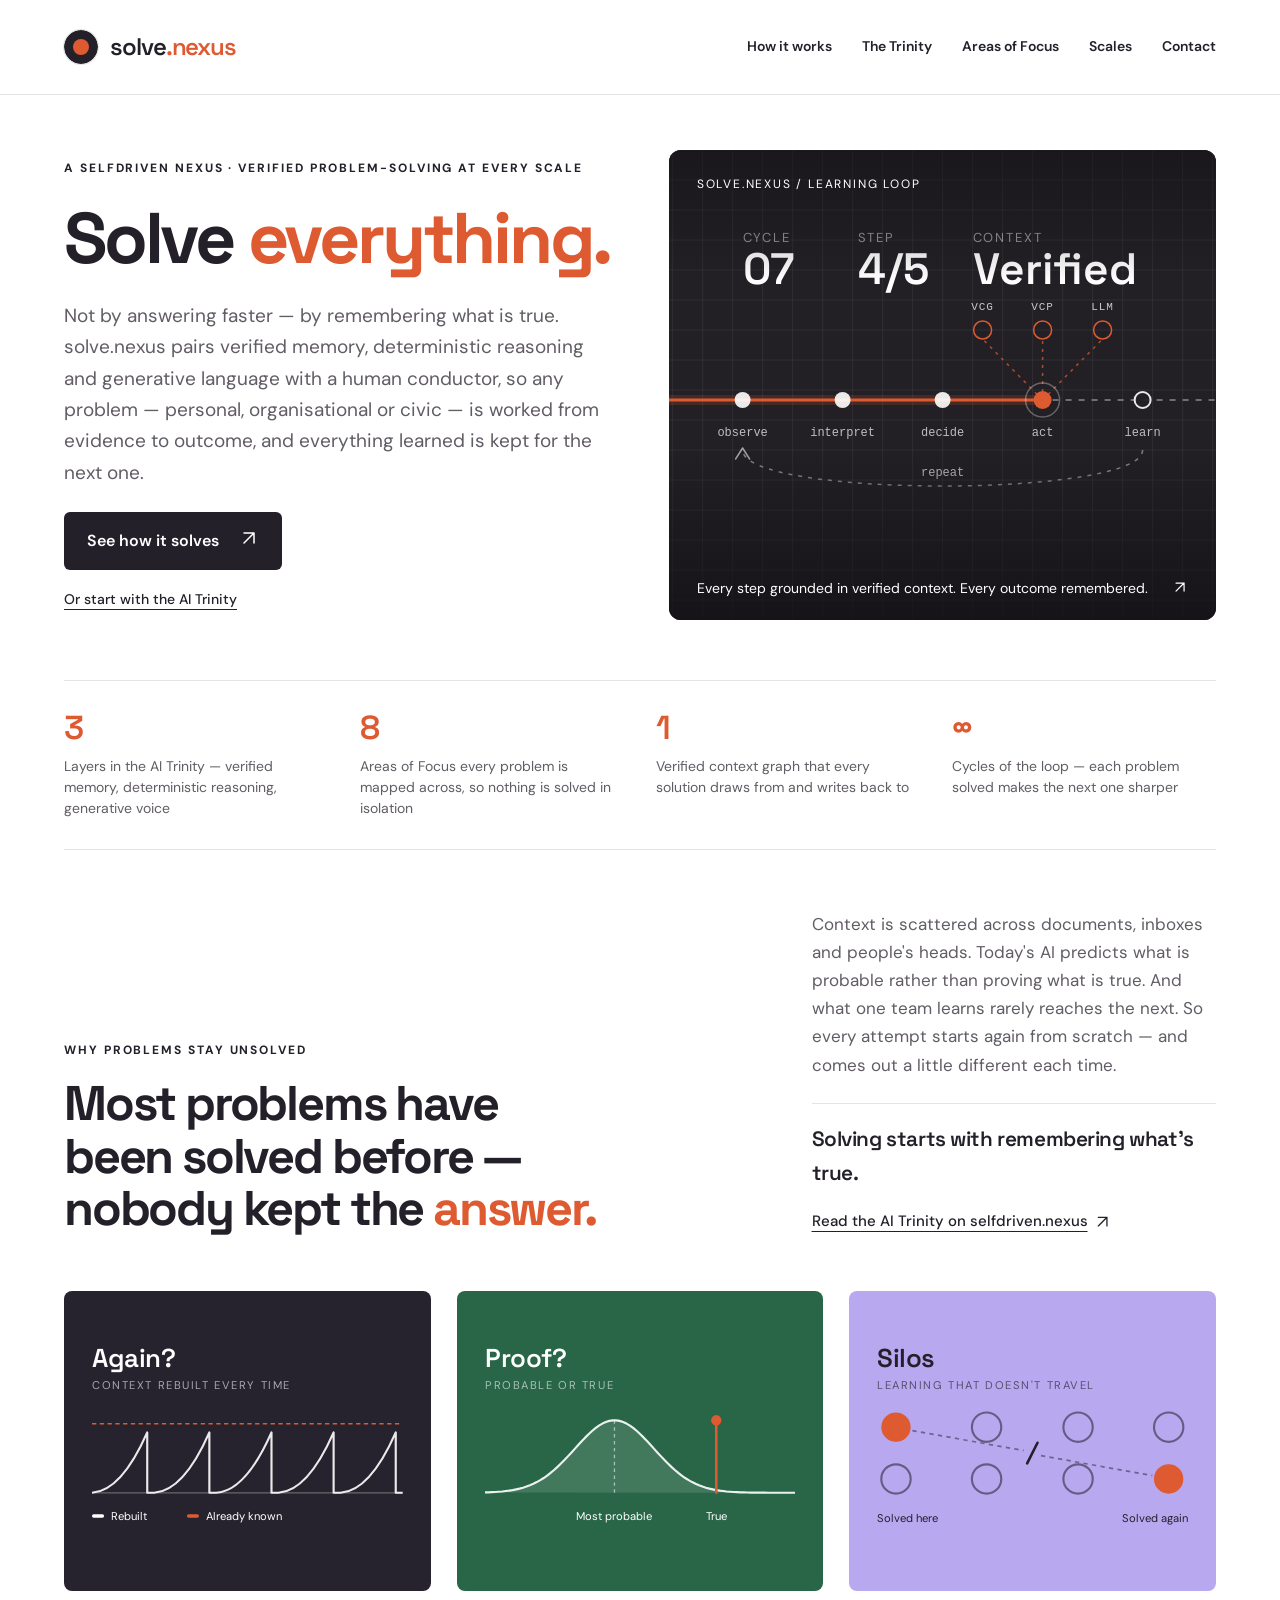
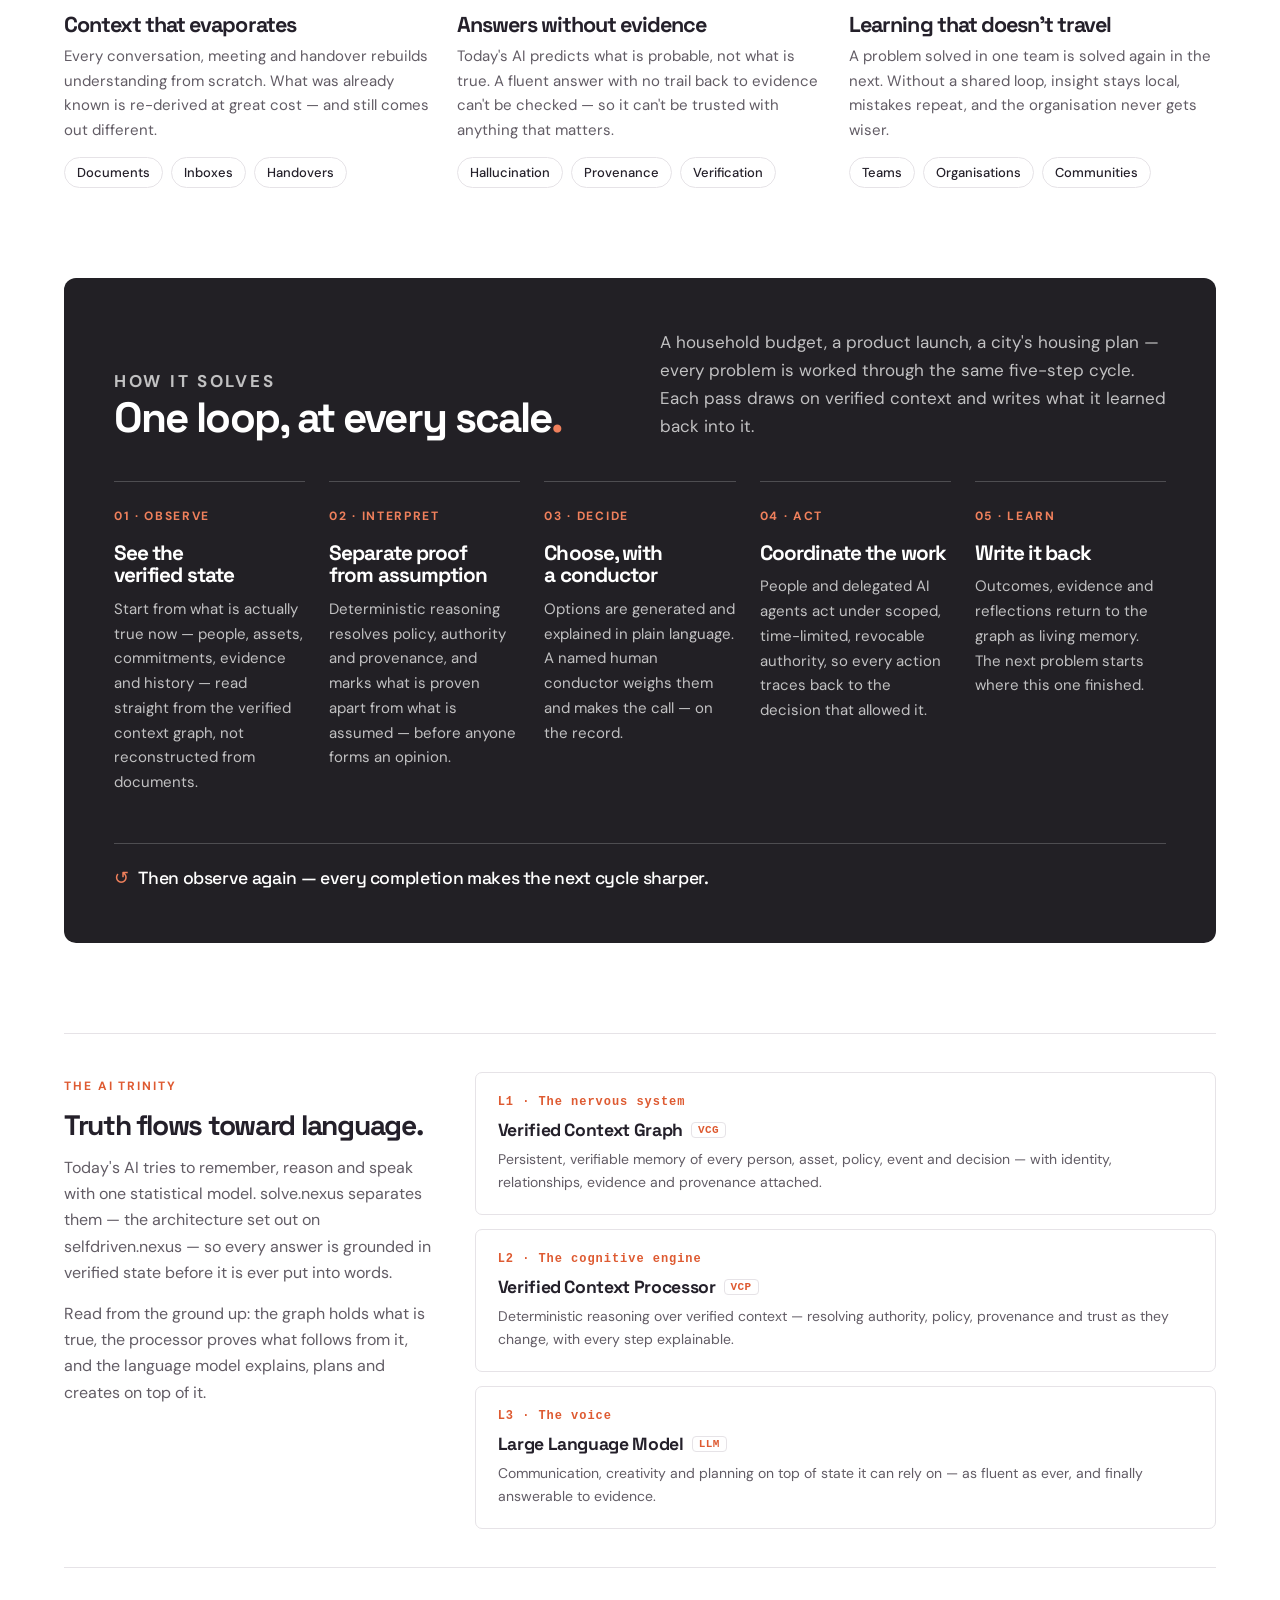
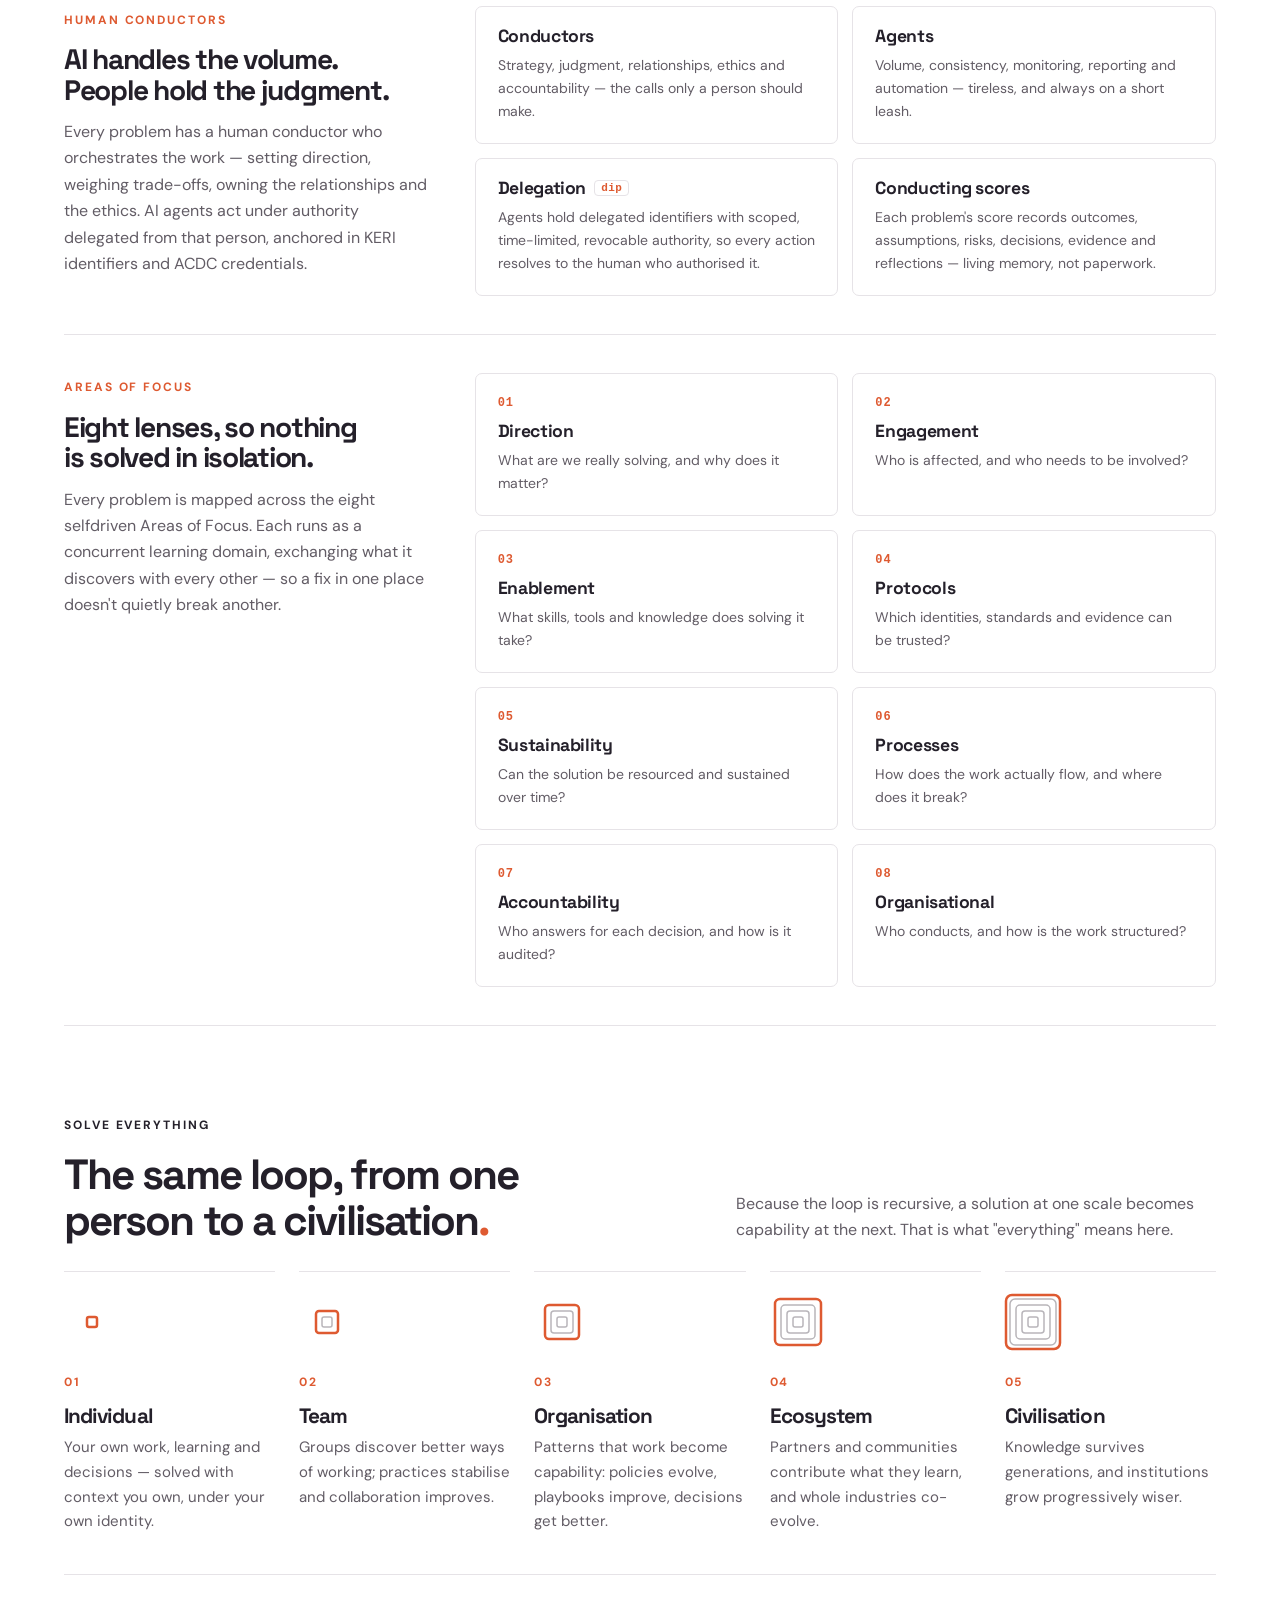
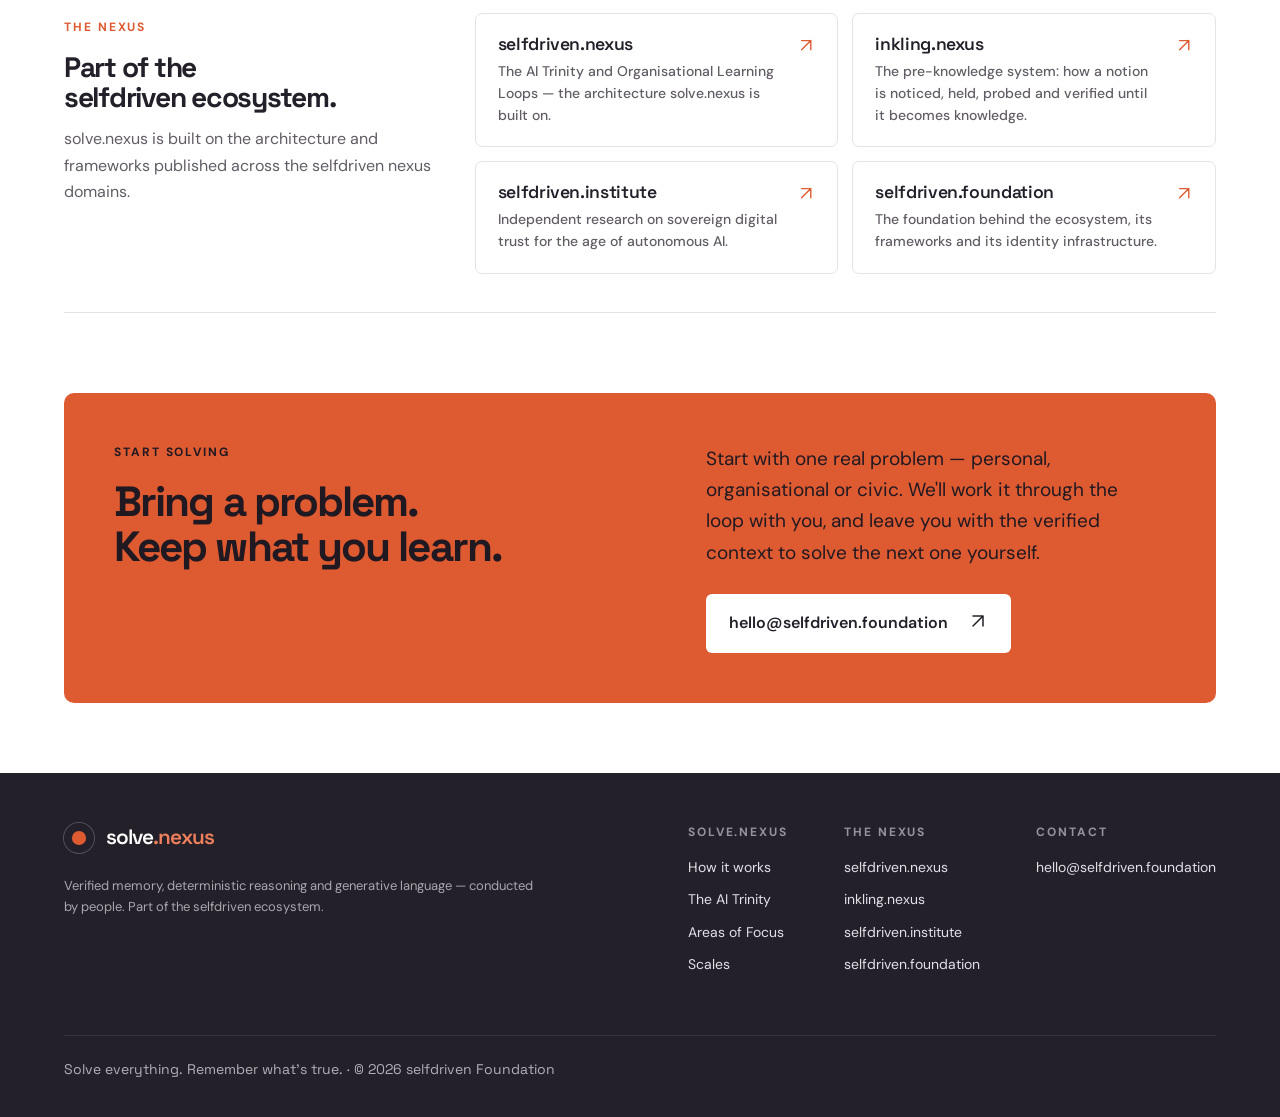
<file: lab/solve-nexus-preview.html>
<!DOCTYPE html>
<html lang="en-AU">
<head>
	<meta charset="UTF-8" />
	<title>solve.nexus — Solve everything</title>
	<meta name="description" content="Verified memory, deterministic reasoning and generative language, conducted by people: solve.nexus works any problem from evidence to outcome, and keeps what it learns for the next one."/>
	<meta name="viewport" content="width=device-width, initial-scale=1, viewport-fit=cover" />
	<link rel="shortcut icon" href="data:image/svg+xml;utf8,%3Csvg xmlns='http://www.w3.org/2000/svg' viewBox='0 0 34 34'%3E%3Ccircle cx='17' cy='17' r='17' fill='%2324202a'/%3E%3Ccircle cx='17' cy='17' r='8' fill='%23de5a31'/%3E%3C/svg%3E">
	<link rel="apple-touch-icon" href="data:image/svg+xml;utf8,%3Csvg xmlns='http://www.w3.org/2000/svg' viewBox='0 0 34 34'%3E%3Ccircle cx='17' cy='17' r='17' fill='%2324202a'/%3E%3Ccircle cx='17' cy='17' r='8' fill='%23de5a31'/%3E%3C/svg%3E" />
	<meta property="og:title" content="solve.nexus — Solve everything" />
	<meta property="og:description" content="Verified memory, deterministic reasoning and generative language, conducted by people: solve.nexus works any problem from evidence to outcome, and keeps what it learns for the next one." />
	<link rel="preconnect" href="https://fonts.googleapis.com">
	<link rel="preconnect" href="https://fonts.gstatic.com" crossorigin>
	<link href="https://fonts.googleapis.com/css2?family=DM+Sans:ital,opsz,wght@0,9..40,400;0,9..40,500;0,9..40,600;0,9..40,700;1,9..40,400&family=Space+Grotesk:wght@400;500;600;700&display=swap" rel="stylesheet">
	<style>
/* solve.nexus — shares the selfdriven.institute look: split hero, stats strip, tile grid, dark layers panel, orange banner, ink footer */
:root{
	--paper:#ffffff;
	--surface:#f6f5f7;
	--ink:#24202a;
	--muted:#625c65;
	--line:#e6e3e7;
	--orange:#de5a31;
	--orange-hover:#b53e1a;
	--panel:#222025;
	--panel-hover:#302b35;
	--button-bg:#24202a;
	--button-fg:#ffffff;
	--footer-bg:#24202a;
	--footer-fg:#e3dfe7;
	--on-orange:#201922;
	--tile-dark:#27232e;
	--tile-green:#286647;
	--tile-lilac:#b8a8f0;
	--orange-on-dark:#f0805c;
	--font-mono:ui-monospace,'SFMono-Regular',Menlo,Consolas,monospace;
	--font-display:'Space Grotesk','Helvetica Neue',Arial,sans-serif;
	--font-body:'DM Sans','Helvetica Neue',Arial,sans-serif;
}
@media (prefers-color-scheme:dark){
	:root:not([data-theme="light"]){
		--paper:#141217;--surface:#1c1a20;--ink:#f1eef3;--muted:#b3acb7;--line:#2e2a33;
		--orange:#e8673f;--orange-hover:#f08a68;--panel:#1f1c23;--panel-hover:#2a2630;
		--button-bg:#f1eef3;--button-fg:#141217;--footer-bg:#0c0b0e;--footer-fg:#d9d4dd;
		color-scheme:dark;
	}
}
:root[data-theme="dark"]{
	--paper:#141217;--surface:#1c1a20;--ink:#f1eef3;--muted:#b3acb7;--line:#2e2a33;
	--orange:#e8673f;--orange-hover:#f08a68;--panel:#1f1c23;--panel-hover:#2a2630;
	--button-bg:#f1eef3;--button-fg:#141217;--footer-bg:#0c0b0e;--footer-fg:#d9d4dd;
	color-scheme:dark;
}

*{box-sizing:border-box}
html{scroll-behavior:smooth}
body{margin:0;background:var(--paper);color:var(--ink);font:16px/1.65 var(--font-body)}
a{color:inherit;text-underline-offset:5px}
a:hover{color:var(--orange-hover)}
a:focus-visible{outline:3px solid var(--orange);outline-offset:5px}
h1,h2,h3,h4{font-family:var(--font-display);line-height:1.08;letter-spacing:-.045em;text-wrap:balance}
h1{font-size:clamp(3rem,5.6vw,5.8rem);margin:22px 0}
h1 span,h2 span{color:var(--orange)}
h2{font-size:clamp(2rem,3.3vw,3.4rem);margin:0 0 22px}
h3{font-size:1.35rem}
p{margin:0 0 24px}
img{max-width:100%}
.arrow-icon{display:inline-block;width:1.15em;height:1.15em;flex:0 0 auto;vertical-align:-.15em;overflow:visible}

/* Skip link */
.skip{position:absolute;left:20px;top:-70px;z-index:5;background:var(--paper);color:var(--ink);padding:12px}
.skip:focus{top:10px}

/* Header */
.header{max-width:1440px;margin:auto;padding:30px 5%;display:flex;align-items:center;justify-content:space-between;gap:30px;border-bottom:1px solid var(--line)}
.logo img{width:214px;max-width:100%;height:auto;display:block}
.nav{display:flex;gap:30px;flex-wrap:wrap}
.nav a{text-decoration:none;font-size:14px;font-weight:600;display:inline-flex;align-items:center;gap:4px}

/* Main */
.main-content{max-width:1440px;margin:auto;padding:55px 5% 70px}
.eyebrow{font-size:12px;font-weight:700;letter-spacing:.16em;margin-bottom:16px;text-transform:uppercase}
.intro{font-size:19px;line-height:1.65;color:var(--muted);max-width:34em}
.text-link{font-weight:500}

/* Buttons */
.button{display:inline-flex;align-items:center;justify-content:space-between;gap:20px;min-height:52px;max-width:100%;background:var(--button-bg);color:var(--button-fg);padding:16px 23px;border-radius:6px;text-decoration:none;font-weight:600;transition:background .2s,color .2s}
.button:hover{background:var(--orange);color:#fff}
.button .arrow-icon{width:20px;height:20px}

/* Hero */
.hero{display:grid;grid-template-columns:1fr 1fr;gap:5%;align-items:center}
.hero-copy{min-width:0}
.hero-copy>.text-link{display:block;margin-top:18px;font-size:14px}
.hero-media{min-width:0}
.hero-art{position:relative;display:flex;flex-direction:column;justify-content:space-between;min-height:470px;background:var(--panel);color:#fff;border-radius:12px;overflow:hidden;text-decoration:none;isolation:isolate}
.hero-art:hover{color:#fff;background:var(--panel-hover)}
.hero-art .ward{position:absolute;inset:0;z-index:0;display:block}
.hero-art .ward svg{width:100%;height:100%;display:block}
.hero-photo{position:absolute;inset:0;z-index:1;width:100%;height:100%;object-fit:cover;object-position:center;transition:transform .5s ease}
.hero-art:hover .hero-photo{transform:scale(1.03)}
.hero-art::after{content:"";position:absolute;inset:0;z-index:2;background:linear-gradient(180deg,rgba(18,16,20,.55) 0%,rgba(18,16,20,0) 28%,rgba(18,16,20,0) 62%,rgba(18,16,20,.78) 100%);pointer-events:none}
.art-label,.art-foot{position:relative;z-index:3}
.art-label{font-size:12px;letter-spacing:.15em;padding:25px 28px 0}
.art-foot{padding:20px 28px;display:flex;justify-content:space-between;align-items:center;gap:16px;font-size:14px}
.credit{font-size:12px;color:var(--muted);margin:10px 2px 0}
.credit a{text-underline-offset:3px}

/* Ward monitor drawing (shown behind the photo, and in its place when the photo cannot load) */
.trace{fill:none;stroke:var(--orange);stroke-width:3;stroke-linejoin:round;stroke-linecap:round}
.trace-glow{fill:none;stroke:var(--orange);stroke-width:10;opacity:.18;stroke-linejoin:round}
.grid-line{stroke:#ffffff;opacity:.06}
.readout{fill:#ffffff;font-family:var(--font-display)}
.readout-label{fill:#ffffff;opacity:.55;font-family:var(--font-body);font-size:13px;letter-spacing:.14em}
.pulse{fill:var(--orange);animation:pulse 1.6s ease-in-out infinite;transform-origin:center;transform-box:fill-box}
@keyframes pulse{0%,100%{opacity:1;transform:scale(1)}50%{opacity:.35;transform:scale(1.8)}}

/* Values strip */
.values{display:flex;justify-content:space-between;gap:20px;border-top:1px solid var(--line);border-bottom:1px solid var(--line);padding:24px 0;margin:60px 0;font-family:var(--font-display);font-size:clamp(1rem,1.8vw,1.6rem);font-weight:600;letter-spacing:-.02em}

/* Section heading */
.section-heading{display:flex;align-items:end;justify-content:space-between;gap:30px;margin-bottom:28px}
.section-heading h2{margin-bottom:0}
.section-heading>*{min-width:0}
.section-note{color:var(--muted);max-width:30em;margin:0}

/* Discipline tiles */
.discipline-grid{display:grid;grid-template-columns:repeat(3,1fr);gap:26px}
.discipline{min-width:0}
.discipline-art{height:300px;overflow:hidden;border-radius:8px;display:flex;align-items:center;justify-content:center;padding:28px}
.discipline-art svg{width:100%;height:100%;max-width:100%;display:block}
.tile-dark{background:var(--tile-dark)}
.tile-green{background:var(--tile-green)}
.tile-lilac{background:var(--tile-lilac)}
.discipline h3{margin:22px 0 8px}
.discipline p{font-size:15px;color:var(--muted);margin:0}
.roles{list-style:none;padding:0;margin:14px 0 0;display:flex;flex-wrap:wrap;gap:8px}
.roles li{font-size:13px;font-weight:500;border:1px solid var(--line);border-radius:999px;padding:4px 12px}
.svg-label{font-family:var(--font-body);font-size:13px;letter-spacing:.14em}
.svg-title{font-family:var(--font-display);font-size:30px;font-weight:600;letter-spacing:-.5px}
.svg-tick{font-family:var(--font-body);font-size:13px}

/* Scope: protocols, services, tools */
.scope{margin-top:90px}
.scope-group{display:grid;grid-template-columns:minmax(0,1fr) minmax(0,2fr);gap:40px;border-top:1px solid var(--line);padding:38px 0;scroll-margin-top:20px}
.scope-group:last-of-type{border-bottom:1px solid var(--line)}
.scope-tag{display:inline-block;font-size:12px;font-weight:700;letter-spacing:.16em;text-transform:uppercase;color:var(--orange)}
.scope-head h3{font-size:clamp(1.5rem,2.2vw,2rem);margin:12px 0 14px}
.scope-head p{color:var(--muted);margin:0;max-width:26em}
.scope-list{list-style:none;padding:0;margin:0;display:grid;grid-template-columns:repeat(2,minmax(0,1fr));gap:14px}
.scope-list li{border:1px solid var(--line);border-radius:7px;padding:20px 22px;background:var(--paper);transition:border-color .2s,background .2s}
.scope-list li:hover{border-color:var(--orange);background:var(--surface)}
.scope-list h4{font-size:1.1rem;letter-spacing:-.02em;margin:0 0 8px}
.scope-list p{font-size:14px;color:var(--muted);margin:0}
.scope-list a{font-weight:500}

/* Banner */
.custom-banner{margin-top:80px;padding:50px;background:var(--orange);border-radius:10px;display:grid;grid-template-columns:1.2fr 1fr;gap:40px;color:var(--on-orange)}
.custom-banner>*{min-width:0}
.custom-banner h2{margin-bottom:0}
.custom-banner p:not(.eyebrow){font-size:19px;max-width:420px}
.button.light{background:#ffffff;color:#24202a}
.button.light:hover{background:#24202a;color:#ffffff}

/* Why now statement */
.statement{display:grid;grid-template-columns:minmax(0,1.7fr) minmax(0,1fr);gap:60px;align-items:end;margin:0 0 90px}
.statement h2{font-size:clamp(2.1rem,3.8vw,3.9rem);margin:0}
.statement h2 em{font-style:normal;color:var(--orange)}
.statement-side p{color:var(--muted);font-size:17px}
.statement-side .boundary{font-family:var(--font-display);font-weight:600;font-size:1.3rem;letter-spacing:-.02em;color:var(--ink);border-top:1px solid var(--line);padding-top:18px;margin-bottom:18px}
.statement-side .text-link{font-size:15px;text-decoration:underline;display:inline-flex;align-items:center;gap:6px}

/* Trust -> Intelligence -> Robotics -> Coordination */
.layers{margin-top:90px;background:var(--panel);color:#ffffff;border-radius:12px;padding:50px}
.layers-head{display:grid;grid-template-columns:minmax(0,1fr) minmax(0,1fr);gap:40px;align-items:end;margin-bottom:40px}
.layers-head h2{margin:0}
.layers-head h2 span{color:var(--orange-on-dark)}
.layers-head p{color:rgba(255,255,255,.72);font-size:17px;margin:0;max-width:32em}
.layers .eyebrow{color:rgba(255,255,255,.72)}
.layer-list{list-style:none;padding:0;margin:0;display:grid;grid-template-columns:repeat(4,minmax(0,1fr));gap:28px}
.layer{border-top:1px solid rgba(255,255,255,.2);padding-top:20px;min-width:0}
.layer-step{font-size:12px;font-weight:700;letter-spacing:.14em;text-transform:uppercase;color:var(--orange-on-dark)}
.layer h3{color:#ffffff;margin:14px 0 10px;font-size:1.3rem}
.layer p{color:rgba(255,255,255,.72);font-size:15px;margin:0 0 14px}
.layer ul{margin:0;padding-left:18px;color:#ffffff;font-size:14px}
.layer li{margin-bottom:6px}
.layer li::marker{color:var(--orange-on-dark)}

/* Opportunity & resources hub */
.hub{margin-top:90px}
.link-list li{padding:0}
.link-row{display:flex;justify-content:space-between;align-items:flex-start;gap:16px;padding:20px 22px;height:100%;text-decoration:none}
.link-row strong{display:block;font-family:var(--font-display);font-size:1.1rem;letter-spacing:-.02em;font-weight:600;margin-bottom:6px;line-height:1.2}
.link-row small{display:block;font-size:14px;color:var(--muted);line-height:1.55}
.link-row .arrow-icon{margin-top:2px;color:var(--orange)}
.link-row:hover{color:var(--ink)}
.scope-list li.podcast{padding:20px 22px;background:var(--surface)}
.podcast-tag{font-size:12px;font-weight:700;letter-spacing:.16em;text-transform:uppercase;color:var(--orange);margin:0 0 8px}
.podcast-title{font-family:var(--font-display);font-size:1.1rem;font-weight:600;letter-spacing:-.02em;margin:0 0 4px}
.podcast-note{font-size:14px;color:var(--muted);margin:0 0 14px}
.podcast audio{width:100%;height:40px;display:block}

/* Footer */
.footer{background:var(--footer-bg);color:#fff;padding:50px 5% 36px;display:flex;justify-content:space-between;align-items:flex-start;gap:40px;flex-wrap:wrap}
.footer a{display:block;color:var(--footer-fg);font-size:14px;text-decoration:none;margin-bottom:9px}
.footer a:hover{color:#fff}
.footer-left{max-width:30em}
.footer-left img{width:170px;height:auto;display:block}
.footer-left p{color:var(--footer-fg);opacity:.7;font-size:13px;margin:14px 0 0}
.footer-cols{display:flex;gap:56px;flex-wrap:wrap}
.footer-head{font-size:12px;font-weight:700;letter-spacing:.16em;text-transform:uppercase;color:var(--footer-fg);opacity:.6;margin:0 0 14px}
.footer-line{flex-basis:100%;border-top:1px solid rgba(255,255,255,.12);padding-top:22px;margin:10px 0 0;font-family:var(--font-display);font-size:14px;color:var(--footer-fg);opacity:.75}

/* Content pages */
.page-grid{display:grid;grid-template-columns:minmax(0,1fr) 230px;gap:64px;align-items:start}
.crumb{font-size:12px;font-weight:700;letter-spacing:.16em;text-transform:uppercase;margin:0 0 18px;color:var(--muted)}
.crumb a{text-decoration:none;color:var(--orange)}
.prose{max-width:780px;min-width:0;font-size:17px;line-height:1.7}
.prose h1{font-size:clamp(2.1rem,3.8vw,3.5rem);margin:0 0 30px}
.prose h1 em{font-style:normal;color:var(--orange)}
.prose h1+p{font-size:19px;color:var(--muted)}
.prose h2{font-size:clamp(1.6rem,2.4vw,2.2rem);margin:56px 0 18px;padding-top:30px;border-top:1px solid var(--line);scroll-margin-top:24px}
.prose h3{font-size:1.3rem;letter-spacing:-.03em;margin:36px 0 12px;scroll-margin-top:24px}
.prose h4{font-size:1.05rem;letter-spacing:-.02em;margin:28px 0 8px}
.prose p{margin:0 0 18px}
.prose ul,.prose ol{padding-left:22px;margin:0 0 20px}
.prose li{margin:6px 0}
.prose li>ul,.prose li>ol{margin:6px 0 0}
.prose li::marker{color:var(--orange)}
.prose a{text-decoration-color:var(--orange);text-decoration-thickness:2px;text-underline-offset:4px}
.prose strong{font-weight:700}
.prose hr{border:0;border-top:1px solid var(--line);margin:44px 0}
.prose blockquote{margin:30px 0;padding:24px 28px;background:var(--surface);border-radius:8px;font-family:var(--font-display);font-size:1.2rem;letter-spacing:-.02em}
.prose blockquote p{margin:0}
.prose code{font-family:var(--font-mono);font-size:.9em;background:var(--surface);padding:2px 6px;border-radius:4px}
.prose table{display:block;width:max-content;max-width:100%;overflow-x:auto;border-collapse:collapse;margin:24px 0 28px;font-size:15px;font-variant-numeric:tabular-nums}
.prose th,.prose td{padding:11px 16px;border-bottom:1px solid var(--line);text-align:left;vertical-align:top}
.prose th{font-family:var(--font-display);font-weight:600;background:var(--surface);letter-spacing:-.01em}
.prose audio{width:100%}
.toc{position:sticky;top:28px;border-left:1px solid var(--line);padding-left:20px;font-size:14px}
.toc-label{font-size:12px;font-weight:700;letter-spacing:.16em;text-transform:uppercase;color:var(--muted);margin:0 0 12px}
.toc ol{list-style:none;padding:0;margin:0}
.toc li{margin:0 0 10px;line-height:1.4}
.toc a{text-decoration:none;color:var(--muted)}
.toc a:hover{color:var(--ink)}
.page-back{margin:60px 0 0;padding-top:24px;border-top:1px solid var(--line);font-size:15px}
.page-back a{text-decoration:underline}

@media(max-width:1100px){
	.layer-list{grid-template-columns:repeat(2,minmax(0,1fr));row-gap:36px}
	.page-grid{grid-template-columns:minmax(0,1fr)}
	.toc{display:none}
}
@media(max-width:960px){
	.scope-group{grid-template-columns:1fr;gap:22px}
}
@media(max-width:760px){
	.header{padding:22px 6%;align-items:flex-start;flex-direction:column;gap:16px}
	.logo img{width:176px}
	.nav{gap:6px 22px}
	.nav a{min-height:44px}
	.main-content{padding:32px 6% 45px}
	.hero{grid-template-columns:1fr;gap:32px}
	.hero-art{min-height:340px}
	.button{padding:15px 20px;gap:16px}
	.values{display:grid;grid-template-columns:1fr 1fr;margin:40px 0;padding:20px 0;gap:10px}
	.section-heading{display:block}
	.section-heading .section-note{margin-top:14px}
	.discipline-grid{grid-template-columns:1fr;gap:34px}
	.discipline-art{height:260px}
	.scope{margin-top:60px}
	.scope-list{grid-template-columns:1fr}
	.custom-banner{grid-template-columns:1fr;padding:30px;gap:15px;margin-top:50px}
	.footer{padding:40px 6% 30px}
	.footer-cols{gap:32px}
	.statement{grid-template-columns:1fr;gap:24px;margin-bottom:60px}
	.layers{padding:30px 22px;margin-top:60px}
	.layers-head{grid-template-columns:1fr;gap:16px}
	.layer-list{grid-template-columns:1fr}
	.hub{margin-top:60px}
	.prose{font-size:16px}
	.prose h1+p{font-size:17px}
}
@media(prefers-reduced-motion:reduce){
	html{scroll-behavior:auto}
	*{transition:none!important;animation:none!important}
}

[hidden]{display:none!important}

/* ═══ selfdriven.institute additions ═══════════════════════════════ */

/* Legacy token names, so content written for the old selfdriven.css
   (share card, inline styles in markdown pages) picks up this palette */
:root{
	--bg:var(--paper);--text:var(--ink);--border:var(--line);--accent:var(--orange);
	--surface2:#eeecef;--muted2:#8d8690;
	--accent-dim:rgba(222,90,49,.10);--accent-strong:rgba(222,90,49,.18);
	--card-radius:10px;--shadow:0 2px 16px rgba(36,32,42,.07);
	--font:var(--font-body);--mono:var(--font-mono);
}
@media (prefers-color-scheme:dark){
	:root:not([data-theme="light"]){
		--surface2:#24212a;--muted2:#7f7884;
		--accent-dim:rgba(232,103,63,.14);--accent-strong:rgba(232,103,63,.22);
		--shadow:0 2px 16px rgba(0,0,0,.4);
	}
}
:root[data-theme="dark"]{
	--surface2:#24212a;--muted2:#7f7884;
	--accent-dim:rgba(232,103,63,.14);--accent-strong:rgba(232,103,63,.22);
	--shadow:0 2px 16px rgba(0,0,0,.4);
}

h1 em,h2 em{font-style:normal;color:var(--orange)}
.hero-copy .intro{max-width:36em}

/* Stats strip (sits where healthcare has its values strip) */
.stats{display:grid;grid-template-columns:repeat(4,minmax(0,1fr));gap:32px;border-top:1px solid var(--line);border-bottom:1px solid var(--line);padding:30px 0;margin:60px 0}
.stat{min-width:0}
.stat-num{font-family:var(--font-display);font-size:clamp(1.7rem,2.6vw,2.5rem);font-weight:600;letter-spacing:-.045em;line-height:1;color:var(--orange)}
.stat-label{font-size:14px;line-height:1.5;color:var(--muted);margin:12px 0 0}

/* Statement followed directly by its tiles */
.statement.tight{margin-bottom:56px}

/* Hero panel: witnessed key-event log */
.kel-link{stroke:#ffffff;stroke-width:2;opacity:.35}
.kel-node{fill:var(--panel);stroke:#ffffff;stroke-width:2;opacity:.9}
.kel-node.anchored{fill:#ffffff;stroke:none}
.kel-node.latest{fill:var(--orange);stroke:none}
.kel-tag{fill:#ffffff;opacity:.7;font-family:var(--font-mono);font-size:12px}
.witness{fill:none;stroke:#ffffff;stroke-width:1.5;opacity:.55}
.witness.signed{stroke:var(--orange);opacity:1}
.receipt{stroke:var(--orange);stroke-width:1.5;stroke-dasharray:3 5;opacity:.75;fill:none}

/* Numbered items inside scope lists (trust stack, areas of focus) */
.scope-num{display:block;font-family:var(--font-mono);font-size:12px;font-weight:600;letter-spacing:.08em;color:var(--orange);margin:0 0 8px}
.scope-list code{font-family:var(--font-mono);font-size:11px;font-weight:600;letter-spacing:.04em;color:var(--orange);border:1px solid var(--line);border-radius:4px;padding:1px 6px;margin-left:8px;vertical-align:3px}
.scope-list.single{grid-template-columns:1fr}
.scope-list{align-content:start}

/* Orange banner action */
.custom-banner .button{margin-top:4px}
.custom-banner .banner-copy p{margin-bottom:22px}

/* Content-page prev / next */
.prose .crumb+h2{margin-top:0;padding-top:0;border-top:0}
.page-nav{display:flex;justify-content:space-between;gap:16px;margin:60px 0 0;padding-top:24px;border-top:1px solid var(--line);font-size:15px}
.page-nav a{text-decoration:underline;text-decoration-color:var(--orange);text-underline-offset:4px}

/* Share card (resources and paper pages) */
.sd-share-card{position:relative;overflow:hidden;max-width:580px;width:100%;margin:40px 0 0;padding:28px 30px;background:var(--surface);border:1px solid var(--line);border-radius:10px;font-family:var(--font-body)}
.sd-share-card::before{content:"";position:absolute;top:0;left:0;right:0;height:3px;background:var(--orange)}
.sd-share-card .sd-share-eyebrow{font-size:12px;font-weight:700;letter-spacing:.16em;text-transform:uppercase;color:var(--orange);margin:0 0 8px}
.sd-share-card .sd-share-title{font-family:var(--font-display);font-size:1.25rem;font-weight:600;letter-spacing:-.03em;line-height:1.25;color:var(--ink);margin:0 0 6px}
.sd-share-card .sd-share-subtitle{font-size:14px;color:var(--muted);margin:0 0 20px;line-height:1.6}
.sd-share-card .sd-share-url-row{display:flex;align-items:center;gap:10px;background:var(--paper);border:1px solid var(--line);border-radius:6px;padding:8px 8px 8px 16px;margin:16px 0 18px}
.sd-share-card .sd-share-url-text{flex:1;min-width:0;font-family:var(--font-mono);font-size:12px;color:var(--muted);overflow:hidden;text-overflow:ellipsis;white-space:nowrap}
.sd-share-card .sd-copy-btn{flex-shrink:0;background:var(--button-bg);color:var(--button-fg);border:0;border-radius:6px;padding:9px 16px;font:600 13px/1 var(--font-body);cursor:pointer;transition:background .2s,color .2s}
.sd-share-card .sd-copy-btn:hover{background:var(--orange);color:#fff}
.sd-share-card .sd-copy-btn.copied{background:var(--tile-green);color:#fff}
.sd-share-card .sd-share-label{font-size:12px;font-weight:700;letter-spacing:.16em;text-transform:uppercase;color:var(--muted);margin:0 0 10px}
.sd-share-card .sd-social-row{display:flex;flex-wrap:wrap;gap:8px}
.prose .sd-share-card a.sd-social-btn,.sd-social-btn{display:inline-flex;align-items:center;gap:7px;min-height:40px;border:1px solid var(--line);border-radius:6px;padding:8px 14px;font:500 13px/1 var(--font-body);color:var(--ink);background:var(--paper);text-decoration:none;transition:border-color .2s,color .2s}
.prose .sd-share-card a.sd-social-btn:hover,.sd-social-btn:hover{border-color:var(--orange);color:var(--orange-hover)}
.sd-social-btn svg{width:16px;height:16px;flex-shrink:0;fill:currentColor}
.sd-toast{position:fixed;bottom:28px;left:50%;transform:translateX(-50%) translateY(80px);opacity:0;z-index:9999;pointer-events:none;background:var(--button-bg);color:var(--button-fg);font:500 13px/1 var(--font-body);border-radius:6px;padding:12px 20px;box-shadow:0 4px 24px rgba(0,0,0,.18);transition:transform .3s,opacity .3s}
.sd-toast.show{transform:translateX(-50%) translateY(0);opacity:1}

@media(max-width:900px){
	.stats{grid-template-columns:repeat(2,minmax(0,1fr));row-gap:26px}
}
@media(max-width:760px){
	.stats{margin:40px 0;padding:24px 0;gap:22px}
	.statement.tight{margin-bottom:40px}
	.sd-share-card{padding:24px 20px}
}
.scope-head p+p{margin-top:14px}

/* ═══ solve.nexus additions ═══════════════════════════════════════ */

/* Wordmark (header and footer) */
.wordmark{display:inline-flex;align-items:center;gap:12px;text-decoration:none;font-family:var(--font-display);font-size:1.5rem;font-weight:600;letter-spacing:-.045em;line-height:1;color:var(--ink)}
.wordmark:hover{color:var(--ink)}
.wordmark b{font-weight:600;color:var(--orange)}
.logo.wordmark img,.footer-left .wordmark img{width:34px;height:34px;border-radius:50%;flex:0 0 auto;box-shadow:0 0 0 1px var(--line)}
.footer .wordmark{display:inline-flex;color:#ffffff;font-size:1.3rem;margin:0}
.footer .wordmark:hover{color:#ffffff}
.footer .wordmark b{color:var(--orange-on-dark)}
.footer-left .wordmark img{width:30px;height:30px;box-shadow:0 0 0 1px rgba(255,255,255,.22)}

/* Hero panel: the solving loop */
.trinity-tag{fill:#ffffff;opacity:.75;font-family:var(--font-mono);font-size:11px;letter-spacing:.08em}
.loop-arc{fill:none;stroke:#ffffff;stroke-width:1.5;stroke-dasharray:4 6;opacity:.45}
.loop-head{fill:none;stroke:#ffffff;stroke-width:1.5;stroke-linecap:round;stroke-linejoin:round;opacity:.6}

/* Five-step loop in the dark panel */
.layer-list.five{grid-template-columns:repeat(5,minmax(0,1fr));gap:24px}
.loop-note{margin:34px 0 0;padding-top:20px;border-top:1px solid rgba(255,255,255,.2);font-family:var(--font-display);font-size:1.1rem;font-weight:500;letter-spacing:-.02em;color:#ffffff}
.loop-note span{color:var(--orange-on-dark);margin-right:6px}

/* Scales: individual to civilisation */
.scales{list-style:none;padding:0;margin:0 0 40px;display:grid;grid-template-columns:repeat(5,minmax(0,1fr));gap:24px}
.scale{min-width:0;border-top:1px solid var(--line);padding-top:22px}
.scale-mark{display:block;width:56px;height:56px;margin:0 0 18px;overflow:visible}
.scale-mark rect{fill:none;stroke:var(--muted);stroke-width:1.5;opacity:.45}
.scale-mark rect.on{stroke:var(--orange);stroke-width:2.5;opacity:1}
.scale .layer-step{color:var(--orange)}
.scale h3{margin:10px 0 8px;font-size:1.3rem}
.scale p{font-size:15px;color:var(--muted);margin:0}

@media(max-width:1100px){
	.layer-list.five{grid-template-columns:repeat(3,minmax(0,1fr))}
	.scales{grid-template-columns:repeat(3,minmax(0,1fr));row-gap:34px}
}
@media(max-width:760px){
	.wordmark{font-size:1.3rem}
	.layer-list.five{grid-template-columns:1fr}
	.scales{grid-template-columns:1fr;row-gap:26px}
	.scale{display:grid;grid-template-columns:56px minmax(0,1fr);column-gap:18px;align-items:start}
	.scale-mark{grid-row:span 3;margin:0}
	.scale .layer-step,.scale h3,.scale p{grid-column:2}
	.scale h3{margin:6px 0 6px}
}

</style>
</head>
<body>
<a class="skip" href="#main">Skip to content</a>
<header class="header">
	<a class="logo wordmark" href="/" aria-label="solve.nexus home">
		<img src="data:image/svg+xml;utf8,%3Csvg xmlns='http://www.w3.org/2000/svg' viewBox='0 0 34 34'%3E%3Ccircle cx='17' cy='17' r='17' fill='%2324202a'/%3E%3Ccircle cx='17' cy='17' r='8' fill='%23de5a31'/%3E%3C/svg%3E" alt="" width="34" height="34">
		<span>solve<b>.nexus</b></span>
	</a>
	<nav class="nav" aria-label="Primary">
		<a href="/#loop">How it works</a>
		<a href="/#trinity">The Trinity</a>
		<a href="/#areas">Areas of Focus</a>
		<a href="/#scales">Scales</a>
		<a href="mailto:hello@selfdriven.foundation">Contact</a>
	</nav>
</header>


	<main class="main-content" id="main">
		<section class="hero" id="top">
			<div class="hero-copy">
				<p class="eyebrow">A selfdriven nexus · verified problem-solving at every scale</p>
				<h1>Solve <em>everything</em><span>.</span></h1>
				<p class="intro">Not by answering faster — by remembering what is true. solve.nexus pairs verified memory, deterministic reasoning and generative language with a human conductor, so any problem — personal, organisational or civic — is worked from evidence to outcome, and everything learned is kept for the next one.</p>
				<a class="button" href="#loop">See how it solves <span><svg class="arrow-icon" xmlns="http://www.w3.org/2000/svg" width="20" height="20" viewBox="0 0 24 24" fill="none" stroke="currentColor" stroke-width="1.8" stroke-linecap="round" stroke-linejoin="round" aria-hidden="true" focusable="false"><path d="M6 18 18 6M6 6h12v12"/></svg></span></a>
				<a class="text-link" href="#trinity">Or start with the AI Trinity</a>
			</div>
			<div class="hero-media">
				<a class="hero-art" href="#loop">
					<span class="ward" aria-hidden="true">
						<svg viewBox="0 0 600 470" preserveAspectRatio="xMidYMid slice" xmlns="http://www.w3.org/2000/svg" focusable="false">
							<rect width="600" height="470" style="fill:var(--panel)"/>
							<line class="grid-line" x1="0" y1="0" x2="0" y2="470"/><line class="grid-line" x1="30" y1="0" x2="30" y2="470"/><line class="grid-line" x1="60" y1="0" x2="60" y2="470"/><line class="grid-line" x1="90" y1="0" x2="90" y2="470"/><line class="grid-line" x1="120" y1="0" x2="120" y2="470"/><line class="grid-line" x1="150" y1="0" x2="150" y2="470"/><line class="grid-line" x1="180" y1="0" x2="180" y2="470"/><line class="grid-line" x1="210" y1="0" x2="210" y2="470"/><line class="grid-line" x1="240" y1="0" x2="240" y2="470"/><line class="grid-line" x1="270" y1="0" x2="270" y2="470"/><line class="grid-line" x1="300" y1="0" x2="300" y2="470"/><line class="grid-line" x1="330" y1="0" x2="330" y2="470"/><line class="grid-line" x1="360" y1="0" x2="360" y2="470"/><line class="grid-line" x1="390" y1="0" x2="390" y2="470"/><line class="grid-line" x1="420" y1="0" x2="420" y2="470"/><line class="grid-line" x1="450" y1="0" x2="450" y2="470"/><line class="grid-line" x1="480" y1="0" x2="480" y2="470"/><line class="grid-line" x1="510" y1="0" x2="510" y2="470"/><line class="grid-line" x1="540" y1="0" x2="540" y2="470"/><line class="grid-line" x1="570" y1="0" x2="570" y2="470"/><line class="grid-line" x1="600" y1="0" x2="600" y2="470"/><line class="grid-line" x1="0" y1="0" x2="600" y2="0"/><line class="grid-line" x1="0" y1="30" x2="600" y2="30"/><line class="grid-line" x1="0" y1="60" x2="600" y2="60"/><line class="grid-line" x1="0" y1="90" x2="600" y2="90"/><line class="grid-line" x1="0" y1="120" x2="600" y2="120"/><line class="grid-line" x1="0" y1="150" x2="600" y2="150"/><line class="grid-line" x1="0" y1="180" x2="600" y2="180"/><line class="grid-line" x1="0" y1="210" x2="600" y2="210"/><line class="grid-line" x1="0" y1="240" x2="600" y2="240"/><line class="grid-line" x1="0" y1="270" x2="600" y2="270"/><line class="grid-line" x1="0" y1="300" x2="600" y2="300"/><line class="grid-line" x1="0" y1="330" x2="600" y2="330"/><line class="grid-line" x1="0" y1="360" x2="600" y2="360"/><line class="grid-line" x1="0" y1="390" x2="600" y2="390"/><line class="grid-line" x1="0" y1="420" x2="600" y2="420"/><line class="grid-line" x1="0" y1="450" x2="600" y2="450"/>
							<text class="readout-label" x="100" y="92">CYCLE</text>
							<text class="readout" x="100" y="134" font-size="44" font-weight="600">07</text>
							<text class="readout-label" x="215" y="92">STEP</text>
							<text class="readout" x="215" y="134" font-size="44" font-weight="600">4/5</text>
							<text class="readout-label" x="330" y="92">CONTEXT</text>
							<text class="readout" x="330" y="134" font-size="44" font-weight="600">Verified</text>
							<text class="trinity-tag" x="340" y="160" text-anchor="middle">VCG</text>
							<text class="trinity-tag" x="400" y="160" text-anchor="middle">VCP</text>
							<text class="trinity-tag" x="460" y="160" text-anchor="middle">LLM</text>
							<path class="receipt" d="M400,250 L340,189 M400,250 L400,189 M400,250 L460,189"/>
							<circle class="witness signed" cx="340" cy="180" r="9"/>
							<circle class="witness signed" cx="400" cy="180" r="9"/>
							<circle class="witness signed" cx="460" cy="180" r="9"/>
							<path class="trace-glow" d="M0,250 L400,250"/>
							<path class="trace" d="M0,250 L400,250"/>
							<line class="kel-link" x1="410" y1="250" x2="600" y2="250" stroke-dasharray="6 7"/>
							<circle class="kel-node anchored" cx="100" cy="250" r="8"/>
							<circle class="kel-node anchored" cx="200" cy="250" r="8"/>
							<circle class="kel-node anchored" cx="300" cy="250" r="8"/>
							<circle cx="400" cy="250" r="17" fill="none" stroke="#ffffff" stroke-width="1.5" opacity=".3"/>
							<circle class="pulse" cx="400" cy="250" r="9"/>
							<circle class="kel-node" cx="500" cy="250" r="8"/>
							<text class="kel-tag" x="100" y="286" text-anchor="middle">observe</text>
							<text class="kel-tag" x="200" y="286" text-anchor="middle">interpret</text>
							<text class="kel-tag" x="300" y="286" text-anchor="middle">decide</text>
							<text class="kel-tag" x="400" y="286" text-anchor="middle">act</text>
							<text class="kel-tag" x="500" y="286" text-anchor="middle">learn</text>
							<path class="loop-arc" d="M500,300 C500,348 100,348 100,300"/>
							<path class="loop-head" d="M93,309 L100,298 L107,309"/>
							<text class="kel-tag" x="300" y="326" text-anchor="middle">repeat</text>
						</svg>
					</span>
					<span class="art-label">SOLVE.NEXUS / LEARNING LOOP</span>
					<span class="art-foot">Every step grounded in verified context. Every outcome remembered. <span><svg class="arrow-icon" xmlns="http://www.w3.org/2000/svg" width="20" height="20" viewBox="0 0 24 24" fill="none" stroke="currentColor" stroke-width="1.8" stroke-linecap="round" stroke-linejoin="round" aria-hidden="true" focusable="false"><path d="M6 18 18 6M6 6h12v12"/></svg></span></span>
				</a>
			</div>
		</section>

		<div class="stats">
			<div class="stat"><div class="stat-num">3</div><p class="stat-label">Layers in the AI Trinity — verified memory, deterministic reasoning, generative voice</p></div>
			<div class="stat"><div class="stat-num">8</div><p class="stat-label">Areas of Focus every problem is mapped across, so nothing is solved in isolation</p></div>
			<div class="stat"><div class="stat-num">1</div><p class="stat-label">Verified context graph that every solution draws from and writes back to</p></div>
			<div class="stat"><div class="stat-num">∞</div><p class="stat-label">Cycles of the loop — each problem solved makes the next one sharper</p></div>
		</div>

		<section class="statement tight" id="challenge" aria-labelledby="challenge-title">
			<div class="statement-main">
				<p class="eyebrow">Why problems stay unsolved</p>
				<h2 id="challenge-title">Most problems have been solved before — nobody kept the <em>answer</em><span>.</span></h2>
			</div>
			<div class="statement-side">
				<p>Context is scattered across documents, inboxes and people's heads. Today's AI predicts what is probable rather than proving what is true. And what one team learns rarely reaches the next. So every attempt starts again from scratch — and comes out a little different each time.</p>
				<p class="boundary">Solving starts with remembering what's true.</p>
				<a class="text-link" href="https://selfdriven.nexus">Read the AI Trinity on selfdriven.nexus <svg class="arrow-icon" xmlns="http://www.w3.org/2000/svg" width="20" height="20" viewBox="0 0 24 24" fill="none" stroke="currentColor" stroke-width="1.8" stroke-linecap="round" stroke-linejoin="round" aria-hidden="true" focusable="false"><path d="M6 18 18 6M6 6h12v12"/></svg></a>
			</div>
		</section>

		<section class="disciplines" aria-label="Where problem-solving breaks">
			<div class="discipline-grid">
				<article class="discipline">
					<div class="discipline-art tile-dark">
						<svg viewBox="0 0 360 240" xmlns="http://www.w3.org/2000/svg" role="img" aria-label="Context rising in each of five sessions and dropping back to zero, never reaching what was already known">
							<text class="svg-title" x="0" y="34" fill="#ffffff">Again?</text>
							<text class="svg-label" x="0" y="60" fill="#ffffff" opacity=".6">CONTEXT REBUILT EVERY TIME</text>
							<line x1="0" y1="100" x2="360" y2="100" style="stroke:var(--orange)" stroke-width="2" stroke-dasharray="5 4"/>
							<line x1="0" y1="180" x2="360" y2="180" stroke="#ffffff" stroke-width="1.5" opacity=".3"/>
							<path d="M0,180 Q34,178 64,110 L64,180 L72,180 Q106,178 136,110 L136,180 L144,180 Q178,178 208,110 L208,180 L216,180 Q250,178 280,110 L280,180 L288,180 Q322,178 352,110 L352,180 L360,180" fill="none" stroke="#ffffff" stroke-width="2.5" stroke-linejoin="round" opacity=".9"/>
							<rect x="0" y="205" width="14" height="4" rx="2" fill="#ffffff"/>
							<text class="svg-tick" x="22" y="212" fill="#ffffff">Rebuilt</text>
							<rect x="110" y="205" width="14" height="4" rx="2" style="fill:var(--orange)"/>
							<text class="svg-tick" x="132" y="212" fill="#ffffff">Already known</text>
						</svg>
					</div>
					<h3>Context that evaporates</h3>
					<p>Every conversation, meeting and handover rebuilds understanding from scratch. What was already known is re-derived at great cost — and still comes out different.</p>
					<ul class="roles"><li>Documents</li><li>Inboxes</li><li>Handovers</li></ul>
				</article>
				<article class="discipline">
					<div class="discipline-art tile-green">
						<svg viewBox="0 0 360 240" xmlns="http://www.w3.org/2000/svg" role="img" aria-label="A probability curve whose peak sits well away from the true answer, which lies in its tail">
							<text class="svg-title" x="0" y="34" fill="#ffffff">Proof?</text>
							<text class="svg-label" x="0" y="60" fill="#ffffff" opacity=".6">PROBABLE OR TRUE</text>
							<path d="M0,179.6 L4,179.5 L8,179.3 L12,179.1 L16,178.8 L20,178.5 L24,178.0 L28,177.5 L32,176.9 L36,176.1 L40,175.2 L44,174.1 L48,172.8 L52,171.3 L56,169.6 L60,167.6 L64,165.4 L68,162.9 L72,160.1 L76,157.0 L80,153.6 L84,150.0 L88,146.1 L92,142.1 L96,137.8 L100,133.5 L104,129.1 L108,124.6 L112,120.3 L116,116.1 L120,112.1 L124,108.4 L128,105.1 L132,102.2 L136,99.8 L140,98.0 L144,96.7 L148,96.1 L152,96.1 L156,96.7 L160,98.0 L164,99.8 L168,102.2 L172,105.1 L176,108.4 L180,112.1 L184,116.1 L188,120.3 L192,124.6 L196,129.1 L200,133.5 L204,137.8 L208,142.1 L212,146.1 L216,150.0 L220,153.6 L224,157.0 L228,160.1 L232,162.9 L236,165.4 L240,167.6 L244,169.6 L248,171.3 L252,172.8 L256,174.1 L260,175.2 L264,176.1 L268,176.9 L272,177.5 L276,178.0 L280,178.5 L284,178.8 L288,179.1 L292,179.3 L296,179.5 L300,179.6 L304,179.7 L308,179.8 L312,179.8 L316,179.9 L320,179.9 L324,179.9 L328,180.0 L332,180.0 L336,180.0 L340,180.0 L344,180.0 L348,180.0 L352,180.0 L356,180.0 L360,180.0 Z" fill="#ffffff" opacity=".12"/>
							<path d="M0,179.6 L4,179.5 L8,179.3 L12,179.1 L16,178.8 L20,178.5 L24,178.0 L28,177.5 L32,176.9 L36,176.1 L40,175.2 L44,174.1 L48,172.8 L52,171.3 L56,169.6 L60,167.6 L64,165.4 L68,162.9 L72,160.1 L76,157.0 L80,153.6 L84,150.0 L88,146.1 L92,142.1 L96,137.8 L100,133.5 L104,129.1 L108,124.6 L112,120.3 L116,116.1 L120,112.1 L124,108.4 L128,105.1 L132,102.2 L136,99.8 L140,98.0 L144,96.7 L148,96.1 L152,96.1 L156,96.7 L160,98.0 L164,99.8 L168,102.2 L172,105.1 L176,108.4 L180,112.1 L184,116.1 L188,120.3 L192,124.6 L196,129.1 L200,133.5 L204,137.8 L208,142.1 L212,146.1 L216,150.0 L220,153.6 L224,157.0 L228,160.1 L232,162.9 L236,165.4 L240,167.6 L244,169.6 L248,171.3 L252,172.8 L256,174.1 L260,175.2 L264,176.1 L268,176.9 L272,177.5 L276,178.0 L280,178.5 L284,178.8 L288,179.1 L292,179.3 L296,179.5 L300,179.6 L304,179.7 L308,179.8 L312,179.8 L316,179.9 L320,179.9 L324,179.9 L328,180.0 L332,180.0 L336,180.0 L340,180.0 L344,180.0 L348,180.0 L352,180.0 L356,180.0 L360,180.0" fill="none" stroke="#ffffff" stroke-width="2.5" stroke-linejoin="round" opacity=".9"/>
							<line x1="150" y1="96" x2="150" y2="180" stroke="#ffffff" stroke-width="1.5" stroke-dasharray="4 4" opacity=".55"/>
							<line x1="268" y1="96" x2="268" y2="180" style="stroke:var(--orange)" stroke-width="3" stroke-linecap="round"/>
							<circle cx="268" cy="96" r="6" style="fill:var(--orange)"/>
							<text class="svg-tick" x="150" y="212" fill="#ffffff" text-anchor="middle">Most probable</text>
							<text class="svg-tick" x="268" y="212" fill="#ffffff" text-anchor="middle">True</text>
						</svg>
					</div>
					<h3>Answers without evidence</h3>
					<p>Today's AI predicts what is probable, not what is true. A fluent answer with no trail back to evidence can't be checked — so it can't be trusted with anything that matters.</p>
					<ul class="roles"><li>Hallucination</li><li>Provenance</li><li>Verification</li></ul>
				</article>
				<article class="discipline">
					<div class="discipline-art tile-lilac">
						<svg viewBox="0 0 360 240" xmlns="http://www.w3.org/2000/svg" role="img" aria-label="Eight separate groups; the same problem is solved in one, then solved again in another, with no link between them">
							<text class="svg-title" x="0" y="34" fill="#24202a">Silos</text>
							<text class="svg-label" x="0" y="60" fill="#24202a" opacity=".65">LEARNING THAT DOESN'T TRAVEL</text>
							<circle cx="22" cy="104" r="17" style="fill:var(--orange)"/>
							<circle cx="127" cy="104" r="17" fill="none" stroke="#24202a" stroke-width="2.5" opacity=".55"/>
							<circle cx="233" cy="104" r="17" fill="none" stroke="#24202a" stroke-width="2.5" opacity=".55"/>
							<circle cx="338" cy="104" r="17" fill="none" stroke="#24202a" stroke-width="2.5" opacity=".55"/>
							<circle cx="22" cy="164" r="17" fill="none" stroke="#24202a" stroke-width="2.5" opacity=".55"/>
							<circle cx="127" cy="164" r="17" fill="none" stroke="#24202a" stroke-width="2.5" opacity=".55"/>
							<circle cx="233" cy="164" r="17" fill="none" stroke="#24202a" stroke-width="2.5" opacity=".55"/>
							<circle cx="338" cy="164" r="17" style="fill:var(--orange)"/>
							<path d="M41,108 L170,131 M190,137 L319,160" stroke="#24202a" stroke-width="2" stroke-dasharray="5 5" opacity=".5"/>
							<line x1="174" y1="146" x2="186" y2="122" stroke="#24202a" stroke-width="3" stroke-linecap="round"/>
							<text class="svg-tick" x="0" y="214" fill="#24202a">Solved here</text>
							<text class="svg-tick" x="360" y="214" fill="#24202a" text-anchor="end">Solved again</text>
						</svg>
					</div>
					<h3>Learning that doesn't travel</h3>
					<p>A problem solved in one team is solved again in the next. Without a shared loop, insight stays local, mistakes repeat, and the organisation never gets wiser.</p>
					<ul class="roles"><li>Teams</li><li>Organisations</li><li>Communities</li></ul>
				</article>
			</div>
		</section>

		<section class="layers" id="loop" aria-labelledby="loop-title">
			<div class="layers-head">
				<div><p class="eyebrow">How it solves</p><h2 id="loop-title">One loop, at every scale<span>.</span></h2></div>
				<p>A household budget, a product launch, a city's housing plan — every problem is worked through the same five-step cycle. Each pass draws on verified context and writes what it learned back into it.</p>
			</div>
			<ol class="layer-list five">
				<li class="layer">
					<span class="layer-step">01 · Observe</span>
					<h3>See the verified state</h3>
					<p>Start from what is actually true now — people, assets, commitments, evidence and history — read straight from the verified context graph, not reconstructed from documents.</p>
				</li>
				<li class="layer">
					<span class="layer-step">02 · Interpret</span>
					<h3>Separate proof from assumption</h3>
					<p>Deterministic reasoning resolves policy, authority and provenance, and marks what is proven apart from what is assumed — before anyone forms an opinion.</p>
				</li>
				<li class="layer">
					<span class="layer-step">03 · Decide</span>
					<h3>Choose, with a conductor</h3>
					<p>Options are generated and explained in plain language. A named human conductor weighs them and makes the call — on the record.</p>
				</li>
				<li class="layer">
					<span class="layer-step">04 · Act</span>
					<h3>Coordinate the work</h3>
					<p>People and delegated AI agents act under scoped, time-limited, revocable authority, so every action traces back to the decision that allowed it.</p>
				</li>
				<li class="layer">
					<span class="layer-step">05 · Learn</span>
					<h3>Write it back</h3>
					<p>Outcomes, evidence and reflections return to the graph as living memory. The next problem starts where this one finished.</p>
				</li>
			</ol>
			<p class="loop-note"><span aria-hidden="true">↺</span> Then observe again — every completion makes the next cycle sharper.</p>
		</section>

		<section class="scope" aria-label="Architecture, conductors and areas of focus">
			<div class="scope-group" id="trinity">
				<div class="scope-head">
					<span class="scope-tag">The AI Trinity</span>
					<h3>Truth flows toward language.</h3>
					<p>Today's AI tries to remember, reason and speak with one statistical model. solve.nexus separates them — the architecture set out on selfdriven.nexus — so every answer is grounded in verified state before it is ever put into words.</p>
					<p>Read from the ground up: the graph holds what is true, the processor proves what follows from it, and the language model explains, plans and creates on top of it.</p>
				</div>
				<ul class="scope-list single">
					<li><span class="scope-num">L1 · The nervous system</span><h4>Verified Context Graph<code>VCG</code></h4><p>Persistent, verifiable memory of every person, asset, policy, event and decision — with identity, relationships, evidence and provenance attached.</p></li>
					<li><span class="scope-num">L2 · The cognitive engine</span><h4>Verified Context Processor<code>VCP</code></h4><p>Deterministic reasoning over verified context — resolving authority, policy, provenance and trust as they change, with every step explainable.</p></li>
					<li><span class="scope-num">L3 · The voice</span><h4>Large Language Model<code>LLM</code></h4><p>Communication, creativity and planning on top of state it can rely on — as fluent as ever, and finally answerable to evidence.</p></li>
				</ul>
			</div>

			<div class="scope-group" id="conductors">
				<div class="scope-head">
					<span class="scope-tag">Human conductors</span>
					<h3>AI handles the volume. People hold the judgment.</h3>
					<p>Every problem has a human conductor who orchestrates the work — setting direction, weighing trade-offs, owning the relationships and the ethics. AI agents act under authority delegated from that person, anchored in KERI identifiers and ACDC credentials.</p>
				</div>
				<ul class="scope-list">
					<li><h4>Conductors</h4><p>Strategy, judgment, relationships, ethics and accountability — the calls only a person should make.</p></li>
					<li><h4>Agents</h4><p>Volume, consistency, monitoring, reporting and automation — tireless, and always on a short leash.</p></li>
					<li><h4>Delegation<code>dip</code></h4><p>Agents hold delegated identifiers with scoped, time-limited, revocable authority, so every action resolves to the human who authorised it.</p></li>
					<li><h4>Conducting scores</h4><p>Each problem's score records outcomes, assumptions, risks, decisions, evidence and reflections — living memory, not paperwork.</p></li>
				</ul>
			</div>

			<div class="scope-group" id="areas">
				<div class="scope-head">
					<span class="scope-tag">Areas of Focus</span>
					<h3>Eight lenses, so nothing is solved in isolation.</h3>
					<p>Every problem is mapped across the eight selfdriven Areas of Focus. Each runs as a concurrent learning domain, exchanging what it discovers with every other — so a fix in one place doesn't quietly break another.</p>
				</div>
				<ul class="scope-list">
					<li><span class="scope-num">01</span><h4>Direction</h4><p>What are we really solving, and why does it matter?</p></li>
					<li><span class="scope-num">02</span><h4>Engagement</h4><p>Who is affected, and who needs to be involved?</p></li>
					<li><span class="scope-num">03</span><h4>Enablement</h4><p>What skills, tools and knowledge does solving it take?</p></li>
					<li><span class="scope-num">04</span><h4>Protocols</h4><p>Which identities, standards and evidence can be trusted?</p></li>
					<li><span class="scope-num">05</span><h4>Sustainability</h4><p>Can the solution be resourced and sustained over time?</p></li>
					<li><span class="scope-num">06</span><h4>Processes</h4><p>How does the work actually flow, and where does it break?</p></li>
					<li><span class="scope-num">07</span><h4>Accountability</h4><p>Who answers for each decision, and how is it audited?</p></li>
					<li><span class="scope-num">08</span><h4>Organisational</h4><p>Who conducts, and how is the work structured?</p></li>
				</ul>
			</div>
		</section>

		<section class="scope hub" id="scales" aria-labelledby="scales-title">
			<div class="section-heading">
				<div><p class="eyebrow">Solve everything</p><h2 id="scales-title">The same loop, from one person to a civilisation<span>.</span></h2></div>
				<p class="section-note">Because the loop is recursive, a solution at one scale becomes capability at the next. That is what "everything" means here.</p>
			</div>
			<ol class="scales">
				<li class="scale">
					<svg class="scale-mark" viewBox="0 0 56 56" aria-hidden="true" focusable="false"><rect class="on" x="23" y="23" width="10" height="10" rx="2"/></svg>
					<span class="layer-step">01</span>
					<h3>Individual</h3>
					<p>Your own work, learning and decisions — solved with context you own, under your own identity.</p>
				</li>
				<li class="scale">
					<svg class="scale-mark" viewBox="0 0 56 56" aria-hidden="true" focusable="false"><rect x="23" y="23" width="10" height="10" rx="2"/><rect class="on" x="17" y="17" width="22" height="22" rx="3"/></svg>
					<span class="layer-step">02</span>
					<h3>Team</h3>
					<p>Groups discover better ways of working; practices stabilise and collaboration improves.</p>
				</li>
				<li class="scale">
					<svg class="scale-mark" viewBox="0 0 56 56" aria-hidden="true" focusable="false"><rect x="23" y="23" width="10" height="10" rx="2"/><rect x="17" y="17" width="22" height="22" rx="3"/><rect class="on" x="11" y="11" width="34" height="34" rx="4"/></svg>
					<span class="layer-step">03</span>
					<h3>Organisation</h3>
					<p>Patterns that work become capability: policies evolve, playbooks improve, decisions get better.</p>
				</li>
				<li class="scale">
					<svg class="scale-mark" viewBox="0 0 56 56" aria-hidden="true" focusable="false"><rect x="23" y="23" width="10" height="10" rx="2"/><rect x="17" y="17" width="22" height="22" rx="3"/><rect x="11" y="11" width="34" height="34" rx="4"/><rect class="on" x="5" y="5" width="46" height="46" rx="5"/></svg>
					<span class="layer-step">04</span>
					<h3>Ecosystem</h3>
					<p>Partners and communities contribute what they learn, and whole industries co-evolve.</p>
				</li>
				<li class="scale">
					<svg class="scale-mark" viewBox="0 0 56 56" aria-hidden="true" focusable="false"><rect x="23" y="23" width="10" height="10" rx="2"/><rect x="17" y="17" width="22" height="22" rx="3"/><rect x="11" y="11" width="34" height="34" rx="4"/><rect x="5" y="5" width="46" height="46" rx="5"/><rect class="on" x="1" y="1" width="54" height="54" rx="6"/></svg>
					<span class="layer-step">05</span>
					<h3>Civilisation</h3>
					<p>Knowledge survives generations, and institutions grow progressively wiser.</p>
				</li>
			</ol>
			<div class="scope-group" id="nexus">
				<div class="scope-head">
					<span class="scope-tag">The nexus</span>
					<h3>Part of the selfdriven ecosystem.</h3>
					<p>solve.nexus is built on the architecture and frameworks published across the selfdriven nexus domains.</p>
				</div>
				<ul class="scope-list link-list">
					<li><a class="link-row" href="https://selfdriven.nexus"><span><strong>selfdriven.nexus</strong><small>The AI Trinity and Organisational Learning Loops — the architecture solve.nexus is built on.</small></span><svg class="arrow-icon" xmlns="http://www.w3.org/2000/svg" width="20" height="20" viewBox="0 0 24 24" fill="none" stroke="currentColor" stroke-width="1.8" stroke-linecap="round" stroke-linejoin="round" aria-hidden="true" focusable="false"><path d="M6 18 18 6M6 6h12v12"/></svg></a></li><li><a class="link-row" href="https://inkling.nexus"><span><strong>inkling.nexus</strong><small>The pre-knowledge system: how a notion is noticed, held, probed and verified until it becomes knowledge.</small></span><svg class="arrow-icon" xmlns="http://www.w3.org/2000/svg" width="20" height="20" viewBox="0 0 24 24" fill="none" stroke="currentColor" stroke-width="1.8" stroke-linecap="round" stroke-linejoin="round" aria-hidden="true" focusable="false"><path d="M6 18 18 6M6 6h12v12"/></svg></a></li><li><a class="link-row" href="https://selfdriven.institute"><span><strong>selfdriven.institute</strong><small>Independent research on sovereign digital trust for the age of autonomous AI.</small></span><svg class="arrow-icon" xmlns="http://www.w3.org/2000/svg" width="20" height="20" viewBox="0 0 24 24" fill="none" stroke="currentColor" stroke-width="1.8" stroke-linecap="round" stroke-linejoin="round" aria-hidden="true" focusable="false"><path d="M6 18 18 6M6 6h12v12"/></svg></a></li><li><a class="link-row" href="https://selfdriven.foundation"><span><strong>selfdriven.foundation</strong><small>The foundation behind the ecosystem, its frameworks and its identity infrastructure.</small></span><svg class="arrow-icon" xmlns="http://www.w3.org/2000/svg" width="20" height="20" viewBox="0 0 24 24" fill="none" stroke="currentColor" stroke-width="1.8" stroke-linecap="round" stroke-linejoin="round" aria-hidden="true" focusable="false"><path d="M6 18 18 6M6 6h12v12"/></svg></a></li>
				</ul>
			</div>
		</section>

		<section class="custom-banner">
			<div><p class="eyebrow">Start solving</p><h2>Bring a problem.<br>Keep what you learn.</h2></div>
			<div class="banner-copy"><p>Start with one real problem — personal, organisational or civic. We'll work it through the loop with you, and leave you with the verified context to solve the next one yourself.</p><a class="button light" href="mailto:hello@selfdriven.foundation">hello@selfdriven.foundation <span><svg class="arrow-icon" xmlns="http://www.w3.org/2000/svg" width="20" height="20" viewBox="0 0 24 24" fill="none" stroke="currentColor" stroke-width="1.8" stroke-linecap="round" stroke-linejoin="round" aria-hidden="true" focusable="false"><path d="M6 18 18 6M6 6h12v12"/></svg></span></a></div>
		</section>
	</main>

<footer class="footer">
	<div class="footer-left">
		<a class="wordmark" href="/" aria-label="solve.nexus home">
			<img src="data:image/svg+xml;utf8,%3Csvg xmlns='http://www.w3.org/2000/svg' viewBox='0 0 34 34'%3E%3Ccircle cx='17' cy='17' r='17' fill='%2324202a'/%3E%3Ccircle cx='17' cy='17' r='8' fill='%23de5a31'/%3E%3C/svg%3E" alt="" width="30" height="30">
			<span>solve<b>.nexus</b></span>
		</a>
		<p>Verified memory, deterministic reasoning and generative language — conducted by people. Part of the selfdriven ecosystem.</p>
	</div>
	<div class="footer-cols">
		<div>
			<p class="footer-head">solve.nexus</p>
			<a href="/#loop">How it works</a>
			<a href="/#trinity">The AI Trinity</a>
			<a href="/#areas">Areas of Focus</a>
			<a href="/#scales">Scales</a>
		</div>
		<div>
			<p class="footer-head">The nexus</p>
			<a href="https://selfdriven.nexus">selfdriven.nexus</a>
			<a href="https://inkling.nexus">inkling.nexus</a>
			<a href="https://selfdriven.institute">selfdriven.institute</a>
			<a href="https://selfdriven.foundation">selfdriven.foundation</a>
		</div>
		<div>
			<p class="footer-head">Contact</p>
			<a href="mailto:hello@selfdriven.foundation">hello@selfdriven.foundation</a>
		</div>
	</div>
	<p class="footer-line">Solve everything. Remember what's true. · © 2026 selfdriven Foundation</p>
</footer>

</body>
</html>
</file>
